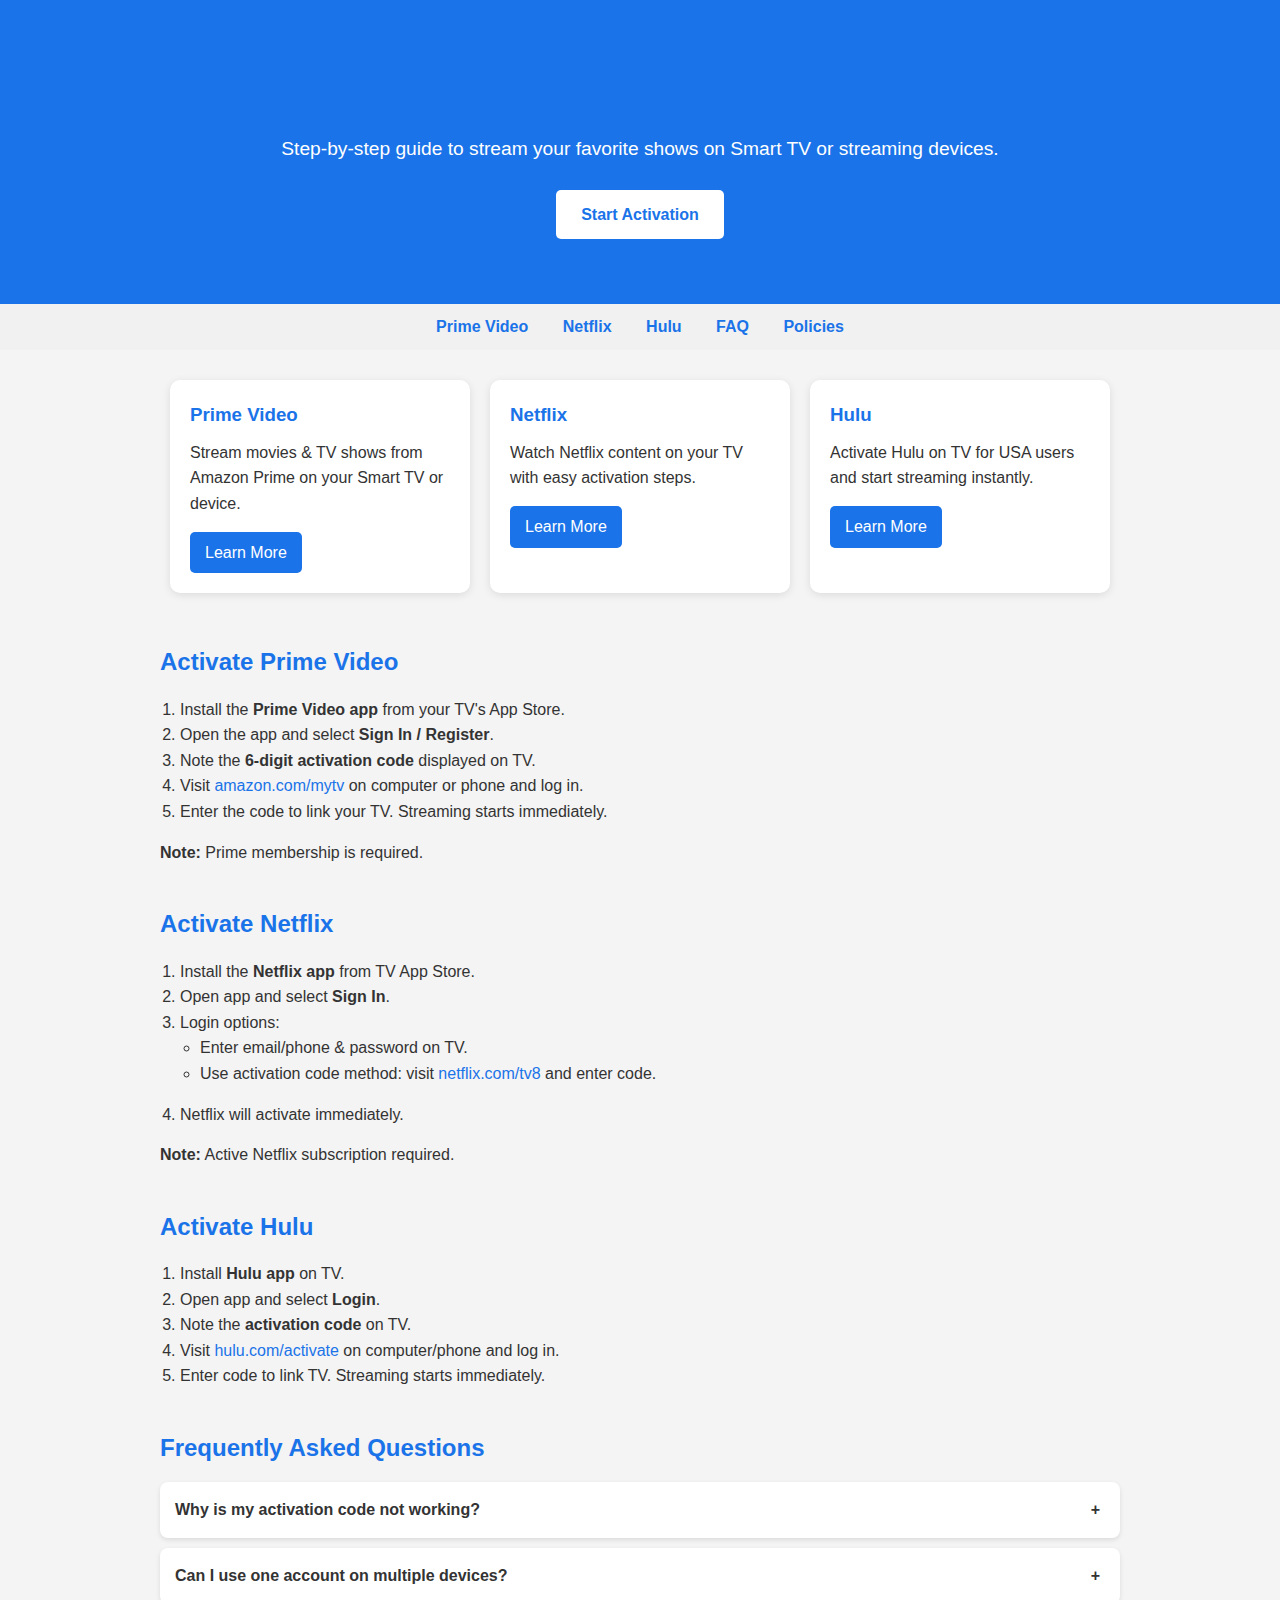
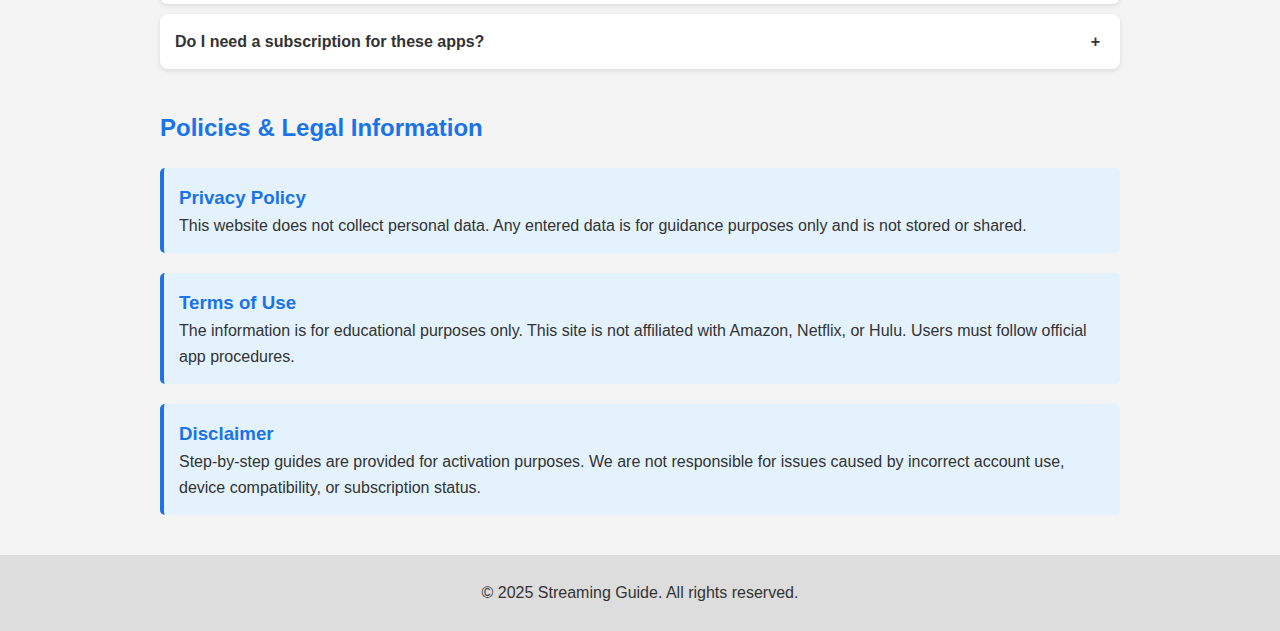
<file: stream-guide.html>
<!DOCTYPE html>
<html lang="en">
<head>
<meta charset="UTF-8">
<meta name="viewport" content="width=device-width, initial-scale=1.0">
<meta name="description" content="Step-by-step guide to activate Prime Video, Netflix, and Hulu on your Smart TV or streaming device. Google Ads friendly, professional website.">
<meta name="keywords" content="Prime Video TV activation, Netflix TV guide, Hulu TV activation, streaming setup, activate TV apps">
<title>Activate Prime Video, Netflix & Hulu on TV</title>
<style>
    /* Reset & Base */
    * {margin:0; padding:0; box-sizing:border-box;}
    body {font-family: Arial, sans-serif; line-height:1.6; background:#f4f4f4; color:#333;}
    a {text-decoration:none; color:#1a73e8;}
    h1,h2,h3 {color:#1a73e8;}

    /* Header/Hero */
    header {background:#1a73e8; color:white; padding:60px 20px; text-align:center;}
    header h1 {font-size:2.5em; margin-bottom:10px;}
    header p {font-size:1.2em; margin-bottom:20px;}
    .hero-btn {padding:12px 25px; background:#fff; color:#1a73e8; font-weight:bold; border-radius:5px; margin:5px; display:inline-block;}

    /* Navbar */
    nav {position:sticky; top:0; background:#f1f1f1; padding:10px 0; text-align:center; z-index:100;}
    nav a {margin:0 15px; font-weight:bold; color:#1a73e8;}

    /* Main content */
    main {max-width:1000px; margin:20px auto; padding:0 20px;}

    /* Feature Cards */
    .cards {display:flex; flex-wrap:wrap; justify-content:space-between; margin-bottom:40px;}
    .card {background:#fff; flex:1 1 300px; margin:10px; padding:20px; border-radius:10px; box-shadow:0 2px 8px rgba(0,0,0,0.1);}
    .card h3 {margin-bottom:10px;}
    .card p {margin-bottom:15px;}
    .card a {display:inline-block; padding:8px 15px; background:#1a73e8; color:white; border-radius:5px;}

    /* Sections */
    section {margin-bottom:40px;}
    section h2 {margin-bottom:15px;}
    ol,ul {margin-left:20px; margin-bottom:15px;}

    /* FAQ Accordion */
    .faq-item {background:#fff; border-radius:8px; margin-bottom:10px; box-shadow:0 2px 5px rgba(0,0,0,0.1);}
    .faq-question {padding:15px; cursor:pointer; font-weight:bold; position:relative;}
    .faq-answer {padding:15px; display:none; border-top:1px solid #ddd;}
    .faq-question::after {content:'+'; position:absolute; right:20px; font-weight:bold;}
    .faq-question.active::after {content:'-';}

    /* Policy Boxes */
    .policy {background:#e3f2fd; padding:15px; margin:20px 0; border-left:4px solid #1a73e8; border-radius:5px;}

    /* Footer */
    footer {text-align:center; padding:25px; background:#ddd; margin-top:40px;}

    /* Responsive */
    @media(max-width:768px){.cards{flex-direction:column;}}
</style>
</head>
<body>

<header>
    <h1>Activate Prime Video, Netflix & Hulu on Your TV</h1>
    <p>Step-by-step guide to stream your favorite shows on Smart TV or streaming devices.</p>
    <a href="#guide" class="hero-btn">Start Activation</a>
</header>

<nav>
    <a href="#prime">Prime Video</a>
    <a href="#netflix">Netflix</a>
    <a href="#hulu">Hulu</a>
    <a href="#faq">FAQ</a>
    <a href="#policies">Policies</a>
</nav>

<main id="guide">

<!-- Feature Cards -->
<div class="cards">
    <div class="card">
        <h3>Prime Video</h3>
        <p>Stream movies & TV shows from Amazon Prime on your Smart TV or device.</p>
        <a href="#prime">Learn More</a>
    </div>
    <div class="card">
        <h3>Netflix</h3>
        <p>Watch Netflix content on your TV with easy activation steps.</p>
        <a href="#netflix">Learn More</a>
    </div>
    <div class="card">
        <h3>Hulu</h3>
        <p>Activate Hulu on TV for USA users and start streaming instantly.</p>
        <a href="#hulu">Learn More</a>
    </div>
</div>

<!-- Prime Video Section -->
<section id="prime">
<h2>Activate Prime Video</h2>
<ol>
<li>Install the <strong>Prime Video app</strong> from your TV's App Store.</li>
<li>Open the app and select <strong>Sign In / Register</strong>.</li>
<li>Note the <strong>6-digit activation code</strong> displayed on TV.</li>
<li>Visit <a href="https://www.amazon.com/mytv" target="_blank">amazon.com/mytv</a> on computer or phone and log in.</li>
<li>Enter the code to link your TV. Streaming starts immediately.</li>
</ol>
<p><strong>Note:</strong> Prime membership is required.</p>
</section>

<!-- Netflix Section -->
<section id="netflix">
<h2>Activate Netflix</h2>
<ol>
<li>Install the <strong>Netflix app</strong> from TV App Store.</li>
<li>Open app and select <strong>Sign In</strong>.</li>
<li>Login options:
<ul>
<li>Enter email/phone & password on TV.</li>
<li>Use activation code method: visit <a href="https://www.netflix.com/tv8" target="_blank">netflix.com/tv8</a> and enter code.</li>
</ul></li>
<li>Netflix will activate immediately.</li>
</ol>
<p><strong>Note:</strong> Active Netflix subscription required.</p>
</section>

<!-- Hulu Section -->
<section id="hulu">
<h2>Activate Hulu</h2>
<ol>
<li>Install <strong>Hulu app</strong> on TV.</li>
<li>Open app and select <strong>Login</strong>.</li>
<li>Note the <strong>activation code</strong> on TV.</li>
<li>Visit <a href="https://www.hulu.com/activate" target="_blank">hulu.com/activate</a> on computer/phone and log in.</li>
<li>Enter code to link TV. Streaming starts immediately.</li>
</ol>
</section>

<!-- FAQ Section -->
<section id="faq">
<h2>Frequently Asked Questions</h2>
<div class="faq-item">
<div class="faq-question">Why is my activation code not working?</div>
<div class="faq-answer">Ensure you are using the correct account and enter the code exactly. Try refreshing for a new code if needed.</div>
</div>
<div class="faq-item">
<div class="faq-question">Can I use one account on multiple devices?</div>
<div class="faq-answer">Yes, depending on your subscription plan, multiple devices may be supported.</div>
</div>
<div class="faq-item">
<div class="faq-question">Do I need a subscription for these apps?</div>
<div class="faq-answer">Yes, an active subscription is required for Prime Video, Netflix, and Hulu.</div>
</div>
</section>

<!-- Policies Section -->
<section id="policies">
<h2>Policies & Legal Information</h2>
<div class="policy">
<h3>Privacy Policy</h3>
<p>This website does not collect personal data. Any entered data is for guidance purposes only and is not stored or shared.</p>
</div>
<div class="policy">
<h3>Terms of Use</h3>
<p>The information is for educational purposes only. This site is not affiliated with Amazon, Netflix, or Hulu. Users must follow official app procedures.</p>
</div>
<div class="policy">
<h3>Disclaimer</h3>
<p>Step-by-step guides are provided for activation purposes. We are not responsible for issues caused by incorrect account use, device compatibility, or subscription status.</p>
</div>
</section>

</main>

<footer>
<p>&copy; 2025 Streaming Guide. All rights reserved.</p>
</footer>

<script>
    // FAQ Accordion
    const questions = document.querySelectorAll('.faq-question');
    questions.forEach(q => {
        q.addEventListener('click', () => {
            q.classList.toggle('active');
            const ans = q.nextElementSibling;
            if(ans.style.display === 'block'){ans.style.display='none';}else{ans.style.display='block';}
        });
    });
</script>

</body>
</html>
</file>
